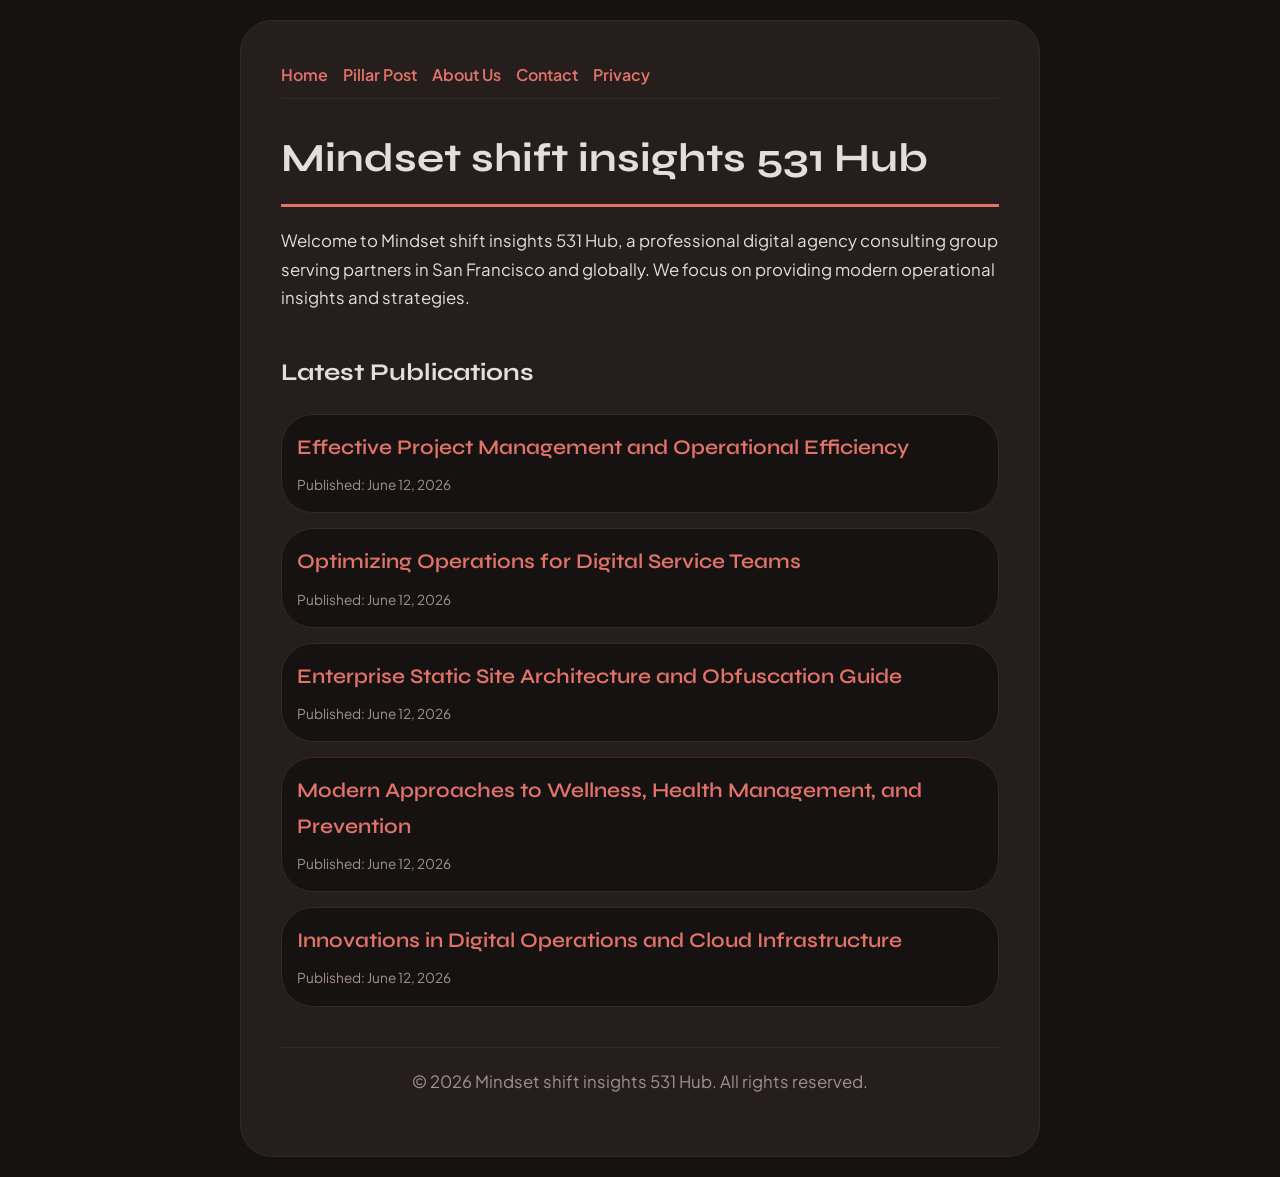
<file: index.html>
<!DOCTYPE html>
<html lang="en">
<head>
    <meta charset="UTF-8">
    <meta name="viewport" content="width=device-width, initial-scale=1.0">
    <title>Mindset shift insights 531 Hub | Digital Agency - San Francisco</title>
    <meta name="description" content="Welcome to Mindset shift insights 531 Hub, a professional digital agency consulting group serving partners in San Francisco and globally. We focus on providing modern operational insights and strategies.">
    <meta name="geo.region" content="US-CA" />
    <meta name="geo.placename" content="San Francisco" />
    <meta name="geo.position" content="37.7749;-122.4194" />
    <meta name="ICBM" content="37.7749, -122.4194" />
    <link rel="stylesheet" href="style.css">
    <script type="application/ld+json">
{
  "@context": "https://schema.org",
  "@type": "LocalBusiness",
  "name": "Mindset shift insights 531 Hub",
  "url": "https://mindset-shift-insights-531.github.io",
  "telephone": "+1-415-555-0199",
  "address": {
    "@type": "PostalAddress",
    "addressLocality": "San Francisco",
    "addressRegion": "CA",
    "postalCode": "94104",
    "addressCountry": "US"
  },
  "geo": {
    "@type": "GeoCoordinates",
    "latitude": 37.7749,
    "longitude": -122.4194
  }
}
</script>
</head>
<body>
    
        <div class="container" style="max-width: 800px;">
            <nav style="display: flex; gap: 15px; margin-bottom: 25px; border-bottom: 1px solid var(--border-color); padding-bottom: 10px; overflow-x: auto; flex-wrap: wrap;">
            <a href="index.html">Home</a>
            <a href="effective-project-management-and-operational-efficiency.html">Pillar Post</a>
            <a href="about.html">About Us</a>
            <a href="contact.html">Contact</a>
            <a href="privacy.html">Privacy</a>
        </nav>
            <h1>Mindset shift insights 531 Hub</h1>
            <p>Welcome to Mindset shift insights 531 Hub, a professional digital agency consulting group serving partners in San Francisco and globally. We focus on providing modern operational insights and strategies.</p>
            <h2 style="margin-top: 40px;">Latest Publications</h2>
            <ul style="list-style-type: none; padding-left: 0;">
                <li style="background: var(--bg-color); padding: 15px; border-radius: var(--border-radius); border: 1px solid var(--border-color); margin-bottom: 15px;">
                <h3 style="margin-bottom: 5px; font-size: 1.3rem;"><a href="effective-project-management-and-operational-efficiency.html">Effective Project Management and Operational Efficiency</a></h3>
                <span style="font-size:0.85rem; color: var(--muted-text)">Published: June 12, 2026</span>
            </li>
<li style="background: var(--bg-color); padding: 15px; border-radius: var(--border-radius); border: 1px solid var(--border-color); margin-bottom: 15px;">
                <h3 style="margin-bottom: 5px; font-size: 1.3rem;"><a href="optimizing-operations-for-digital-service-teams.html">Optimizing Operations for Digital Service Teams</a></h3>
                <span style="font-size:0.85rem; color: var(--muted-text)">Published: June 12, 2026</span>
            </li>
<li style="background: var(--bg-color); padding: 15px; border-radius: var(--border-radius); border: 1px solid var(--border-color); margin-bottom: 15px;">
                <h3 style="margin-bottom: 5px; font-size: 1.3rem;"><a href="enterprise-static-site-architecture-and-obfuscation-guide.html">Enterprise Static Site Architecture and Obfuscation Guide</a></h3>
                <span style="font-size:0.85rem; color: var(--muted-text)">Published: June 12, 2026</span>
            </li>
<li style="background: var(--bg-color); padding: 15px; border-radius: var(--border-radius); border: 1px solid var(--border-color); margin-bottom: 15px;">
                <h3 style="margin-bottom: 5px; font-size: 1.3rem;"><a href="modern-approaches-to-wellness-health-management-and-prevention.html">Modern Approaches to Wellness, Health Management, and Prevention</a></h3>
                <span style="font-size:0.85rem; color: var(--muted-text)">Published: June 12, 2026</span>
            </li>
<li style="background: var(--bg-color); padding: 15px; border-radius: var(--border-radius); border: 1px solid var(--border-color); margin-bottom: 15px;">
                <h3 style="margin-bottom: 5px; font-size: 1.3rem;"><a href="innovations-in-digital-operations-and-cloud-infrastructure.html">Innovations in Digital Operations and Cloud Infrastructure</a></h3>
                <span style="font-size:0.85rem; color: var(--muted-text)">Published: June 12, 2026</span>
            </li>

            </ul>
            <footer>
                <p>&copy; 2026 Mindset shift insights 531 Hub. All rights reserved.</p>
            </footer>
        </div>
        
</body>
</html>
</file>
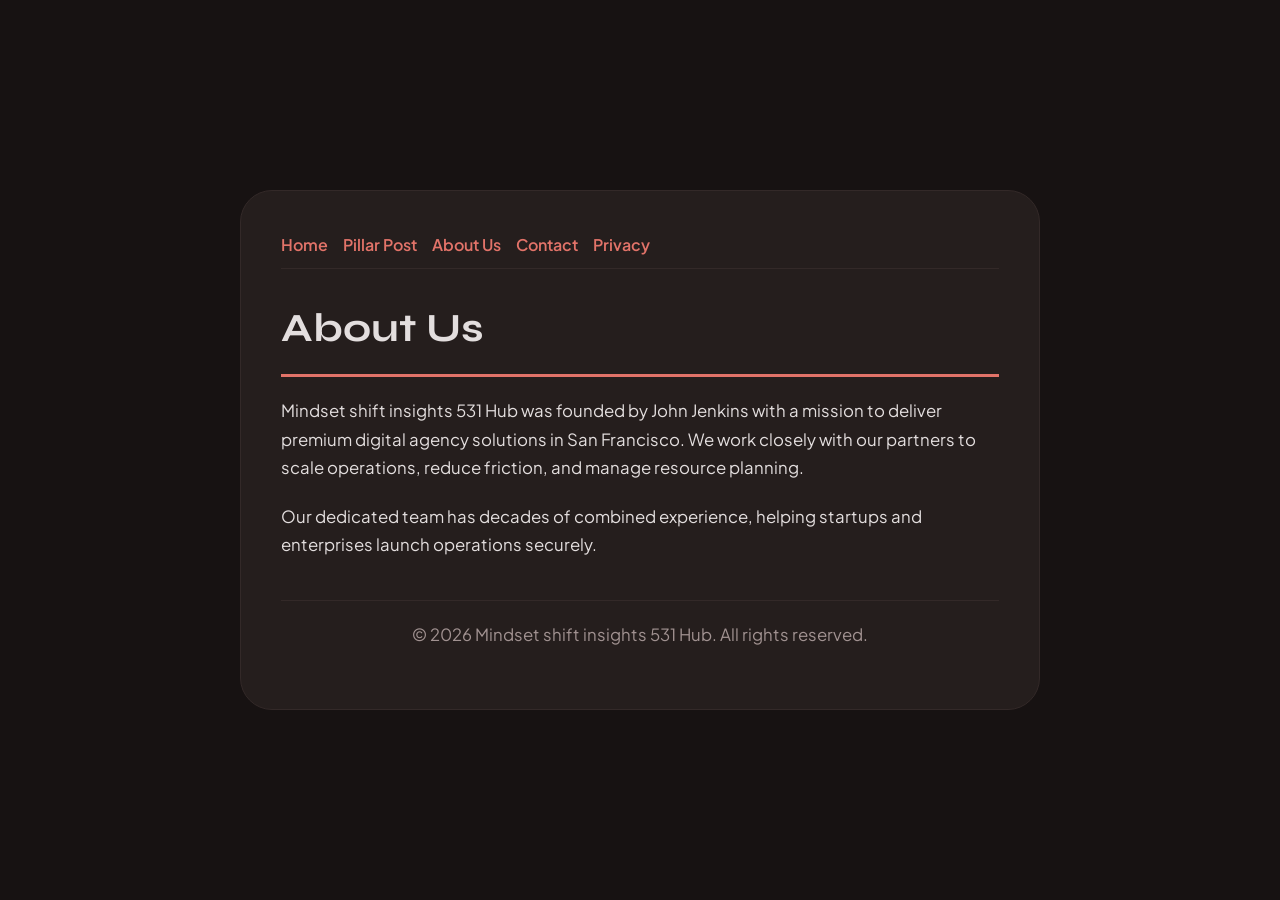
<file: about.html>
<!DOCTYPE html>
<html lang="en">
<head>
    <meta charset="UTF-8">
    <meta name="viewport" content="width=device-width, initial-scale=1.0">
    <title>About Us | Mindset shift insights 531 Hub</title>
    <meta name="description" content="Mindset shift insights 531 Hub was founded by John Jenkins with a mission to deliver premium digital agency solutions in San Francisco. We work closely with our partners to scale operations, reduce friction, and manage resource planning.">
    <meta name="geo.region" content="US-CA" />
    <meta name="geo.placename" content="San Francisco" />
    <meta name="geo.position" content="37.7749;-122.4194" />
    <meta name="ICBM" content="37.7749, -122.4194" />
    <link rel="stylesheet" href="style.css">
</head>
<body>
    
        <div class="container" style="max-width: 800px;">
            <nav style="display: flex; gap: 15px; margin-bottom: 25px; border-bottom: 1px solid var(--border-color); padding-bottom: 10px; overflow-x: auto; flex-wrap: wrap;">
            <a href="index.html">Home</a>
            <a href="effective-project-management-and-operational-efficiency.html">Pillar Post</a>
            <a href="about.html">About Us</a>
            <a href="contact.html">Contact</a>
            <a href="privacy.html">Privacy</a>
        </nav>
            <h1>About Us</h1>
            <p>Mindset shift insights 531 Hub was founded by John Jenkins with a mission to deliver premium digital agency solutions in San Francisco. We work closely with our partners to scale operations, reduce friction, and manage resource planning.</p>
            <p>Our dedicated team has decades of combined experience, helping startups and enterprises launch operations securely.</p>
            <footer>
                <p>&copy; 2026 Mindset shift insights 531 Hub. All rights reserved.</p>
            </footer>
        </div>
        
</body>
</html>
</file>
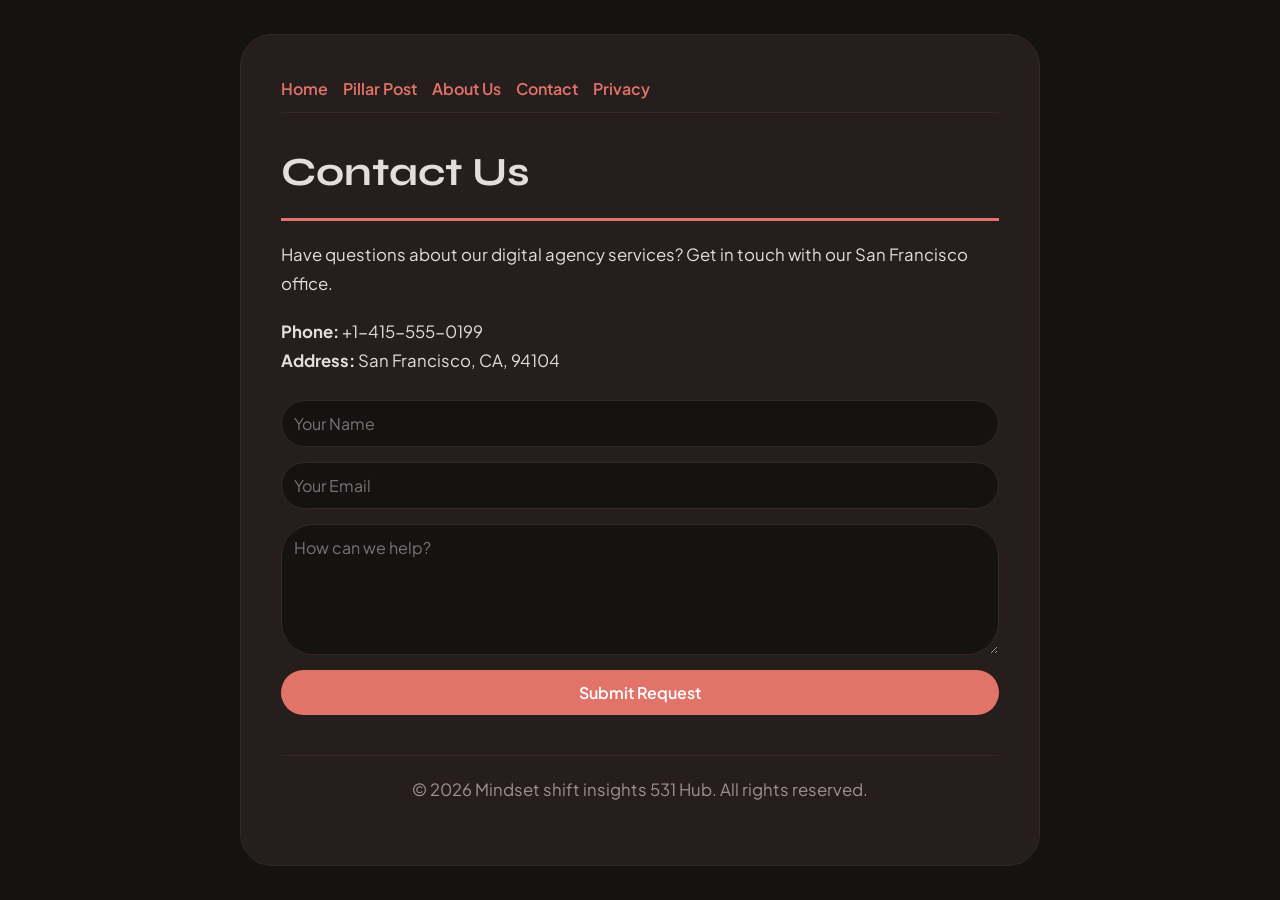
<file: contact.html>
<!DOCTYPE html>
<html lang="en">
<head>
    <meta charset="UTF-8">
    <meta name="viewport" content="width=device-width, initial-scale=1.0">
    <title>Contact Us | Mindset shift insights 531 Hub</title>
    <meta name="description" content="Have questions about our digital agency services? Get in touch with our San Francisco office.">
    <meta name="geo.region" content="US-CA" />
    <meta name="geo.placename" content="San Francisco" />
    <meta name="geo.position" content="37.7749;-122.4194" />
    <meta name="ICBM" content="37.7749, -122.4194" />
    <link rel="stylesheet" href="style.css">
</head>
<body>
    
        <div class="container" style="max-width: 800px;">
            <nav style="display: flex; gap: 15px; margin-bottom: 25px; border-bottom: 1px solid var(--border-color); padding-bottom: 10px; overflow-x: auto; flex-wrap: wrap;">
            <a href="index.html">Home</a>
            <a href="effective-project-management-and-operational-efficiency.html">Pillar Post</a>
            <a href="about.html">About Us</a>
            <a href="contact.html">Contact</a>
            <a href="privacy.html">Privacy</a>
        </nav>
            <h1>Contact Us</h1>
            <p>Have questions about our digital agency services? Get in touch with our San Francisco office.</p>
            <p><strong>Phone:</strong> +1-415-555-0199<br><strong>Address:</strong> San Francisco, CA, 94104</p>
            <form action="https://formspree.io/f/placeholder" method="POST">
                <input type="text" name="name" placeholder="Your Name" required>
                <input type="email" name="email" placeholder="Your Email" required>
                <textarea name="message" placeholder="How can we help?" rows="5" required></textarea>
                <button type="submit">Submit Request</button>
            </form>
            <footer>
                <p>&copy; 2026 Mindset shift insights 531 Hub. All rights reserved.</p>
            </footer>
        </div>
        
</body>
</html>
</file>
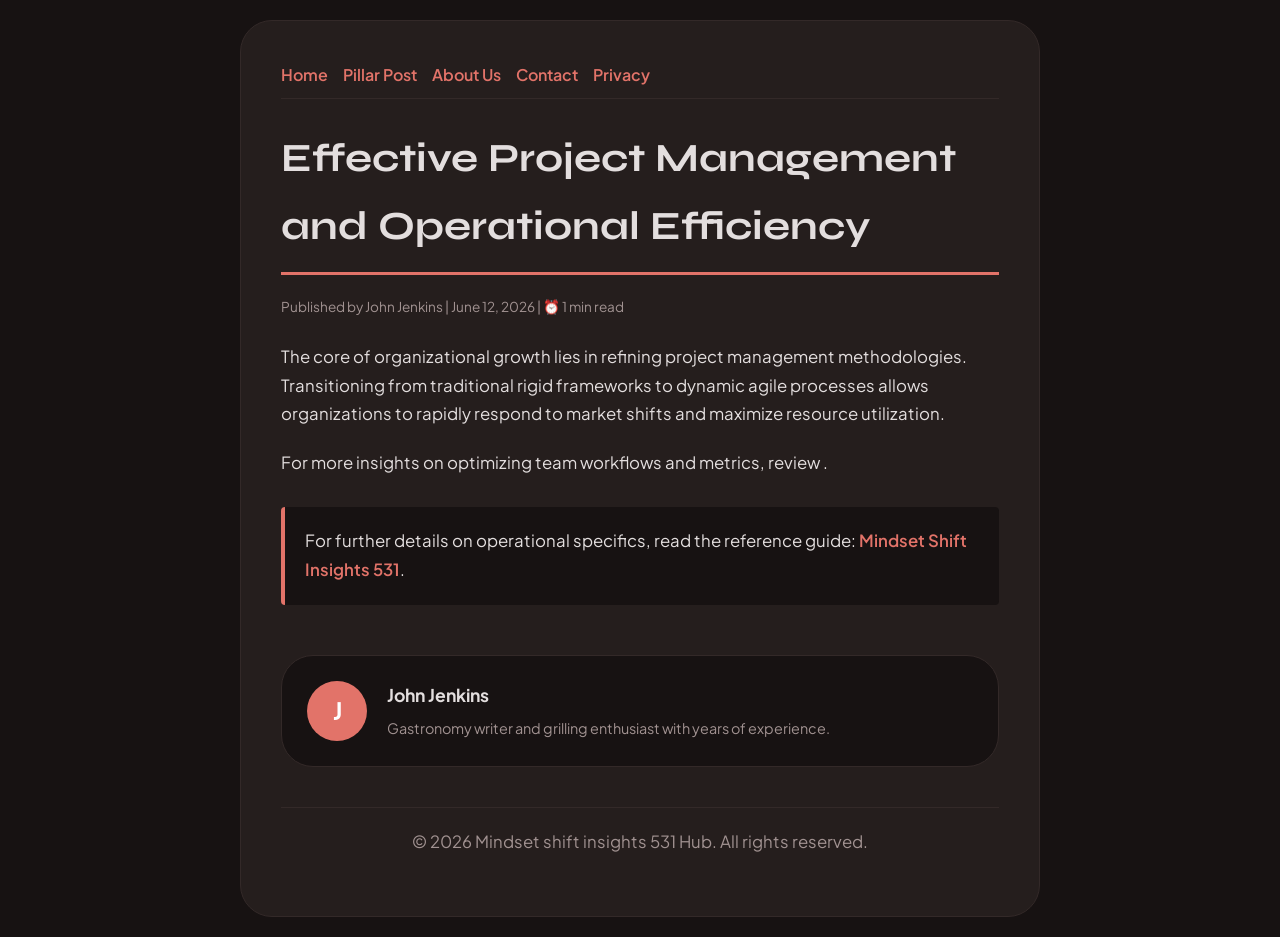
<file: effective-project-management-and-operational-efficiency.html>
<!DOCTYPE html>
<html lang="en">
<head>
    <meta charset="UTF-8">
    <meta name="viewport" content="width=device-width, initial-scale=1.0">
    <title>Effective Project Management and Operational Efficiency - Mindset shift insights 531 Hub</title>
    <meta name="description" content="Effective Project Management and Operational Efficiency">
    <meta name="geo.region" content="US-CA" />
    <meta name="geo.placename" content="San Francisco" />
    <meta name="geo.position" content="37.7749;-122.4194" />
    <meta name="ICBM" content="37.7749, -122.4194" />
    <link rel="stylesheet" href="style.css">
</head>
<body>
    
            <div class="container" style="max-width: 800px;">
                <nav style="display: flex; gap: 15px; margin-bottom: 25px; border-bottom: 1px solid var(--border-color); padding-bottom: 10px; overflow-x: auto; flex-wrap: wrap;">
            <a href="index.html">Home</a>
            <a href="effective-project-management-and-operational-efficiency.html">Pillar Post</a>
            <a href="about.html">About Us</a>
            <a href="contact.html">Contact</a>
            <a href="privacy.html">Privacy</a>
        </nav>
                <h1>Effective Project Management and Operational Efficiency</h1>
                <div style="font-size:0.85rem; color: var(--muted-text); margin-bottom: 25px;">
                    Published by John Jenkins | June 12, 2026 | ⏰ 1 min read
                </div>
                <article style="margin-top: 20px;">
                    <p>The core of organizational growth lies in refining project management methodologies. Transitioning from traditional rigid frameworks to dynamic agile processes allows organizations to rapidly respond to market shifts and maximize resource utilization.</p>
<p>For more insights on optimizing team workflows and metrics, review .</p>
                    <div class="link-resource" style="margin-top: 30px; padding: 20px; border-left: 4px solid var(--primary-color); background: var(--bg-color); border-radius: 4px;"><p style="margin: 0;">For further details on operational specifics, read the reference guide: <strong><a href="https://oflikeminds.com/">Mindset Shift Insights 531</a></strong>.</p></div>
                </article>
                
            <div class="author-box" style="margin-top: 50px; padding: 25px; background: var(--bg-color); border: 1px solid var(--border-color); border-radius: var(--border-radius); display: flex; gap: 20px; align-items: center;">
                <div style="width: 60px; height: 60px; border-radius: 50%; background: var(--primary-color); display: flex; align-items: center; justify-content: center; color: white; font-weight: bold; font-size: 1.5rem;">J</div>
                <div>
                    <h4 style="margin-bottom: 5px; font-weight: bold; font-size: 1.1rem;">John Jenkins</h4>
                    <p style="margin: 0; font-size: 0.9rem; color: var(--muted-text);">Gastronomy writer and grilling enthusiast with years of experience.</p>
                </div>
            </div>
            
                <footer>
                    <p>&copy; 2026 Mindset shift insights 531 Hub. All rights reserved.</p>
                </footer>
            </div>
            
</body>
</html>
</file>
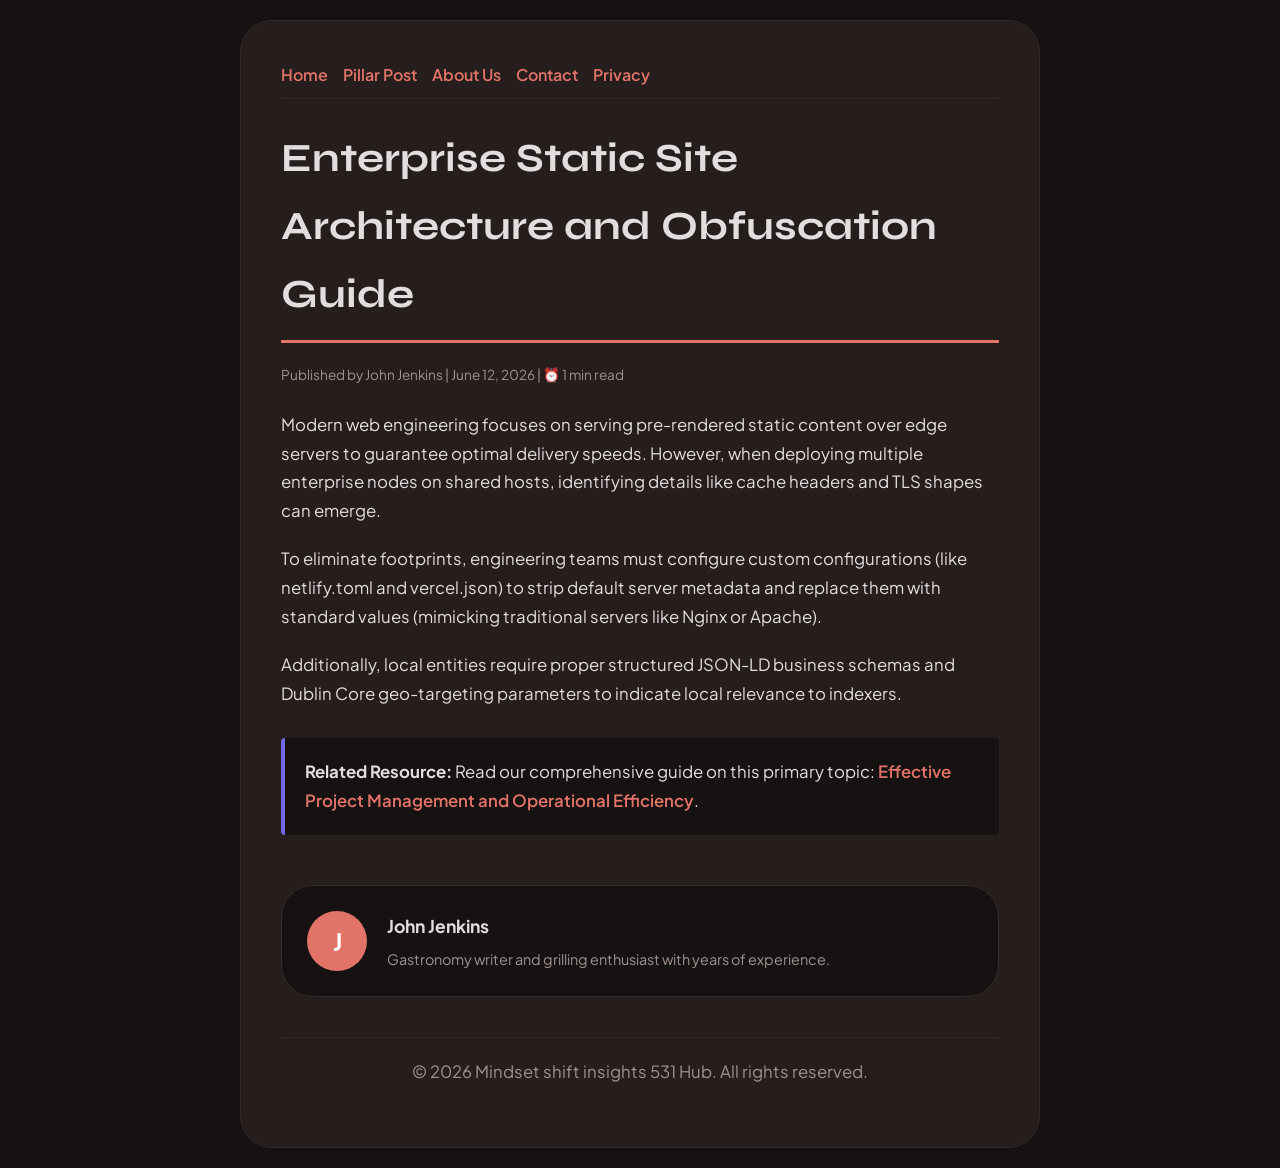
<file: enterprise-static-site-architecture-and-obfuscation-guide.html>
<!DOCTYPE html>
<html lang="en">
<head>
    <meta charset="UTF-8">
    <meta name="viewport" content="width=device-width, initial-scale=1.0">
    <title>Enterprise Static Site Architecture and Obfuscation Guide - Mindset shift insights 531 Hub</title>
    <meta name="description" content="Enterprise Static Site Architecture and Obfuscation Guide">
    <meta name="geo.region" content="US-CA" />
    <meta name="geo.placename" content="San Francisco" />
    <meta name="geo.position" content="37.7749;-122.4194" />
    <meta name="ICBM" content="37.7749, -122.4194" />
    <link rel="stylesheet" href="style.css">
</head>
<body>
    
            <div class="container" style="max-width: 800px;">
                <nav style="display: flex; gap: 15px; margin-bottom: 25px; border-bottom: 1px solid var(--border-color); padding-bottom: 10px; overflow-x: auto; flex-wrap: wrap;">
            <a href="index.html">Home</a>
            <a href="effective-project-management-and-operational-efficiency.html">Pillar Post</a>
            <a href="about.html">About Us</a>
            <a href="contact.html">Contact</a>
            <a href="privacy.html">Privacy</a>
        </nav>
                <h1>Enterprise Static Site Architecture and Obfuscation Guide</h1>
                <div style="font-size:0.85rem; color: var(--muted-text); margin-bottom: 25px;">
                    Published by John Jenkins | June 12, 2026 | ⏰ 1 min read
                </div>
                <article style="margin-top: 20px;">
                    <p>Modern web engineering focuses on serving pre-rendered static content over edge servers to guarantee optimal delivery speeds. However, when deploying multiple enterprise nodes on shared hosts, identifying details like cache headers and TLS shapes can emerge.</p>
<p>To eliminate footprints, engineering teams must configure custom configurations (like netlify.toml and vercel.json) to strip default server metadata and replace them with standard values (mimicking traditional servers like Nginx or Apache).</p>
<p>Additionally, local entities require proper structured JSON-LD business schemas and Dublin Core geo-targeting parameters to indicate local relevance to indexers.</p>
                    <div class="link-resource" style="margin-top: 30px; padding: 20px; border-left: 4px solid var(--accent-color); background: var(--bg-color); border-radius: 4px;"><p style="margin: 0;"><strong>Related Resource:</strong> Read our comprehensive guide on this primary topic: <a href="effective-project-management-and-operational-efficiency.html">Effective Project Management and Operational Efficiency</a>.</p></div>
                </article>
                
            <div class="author-box" style="margin-top: 50px; padding: 25px; background: var(--bg-color); border: 1px solid var(--border-color); border-radius: var(--border-radius); display: flex; gap: 20px; align-items: center;">
                <div style="width: 60px; height: 60px; border-radius: 50%; background: var(--primary-color); display: flex; align-items: center; justify-content: center; color: white; font-weight: bold; font-size: 1.5rem;">J</div>
                <div>
                    <h4 style="margin-bottom: 5px; font-weight: bold; font-size: 1.1rem;">John Jenkins</h4>
                    <p style="margin: 0; font-size: 0.9rem; color: var(--muted-text);">Gastronomy writer and grilling enthusiast with years of experience.</p>
                </div>
            </div>
            
                <footer>
                    <p>&copy; 2026 Mindset shift insights 531 Hub. All rights reserved.</p>
                </footer>
            </div>
            
</body>
</html>
</file>
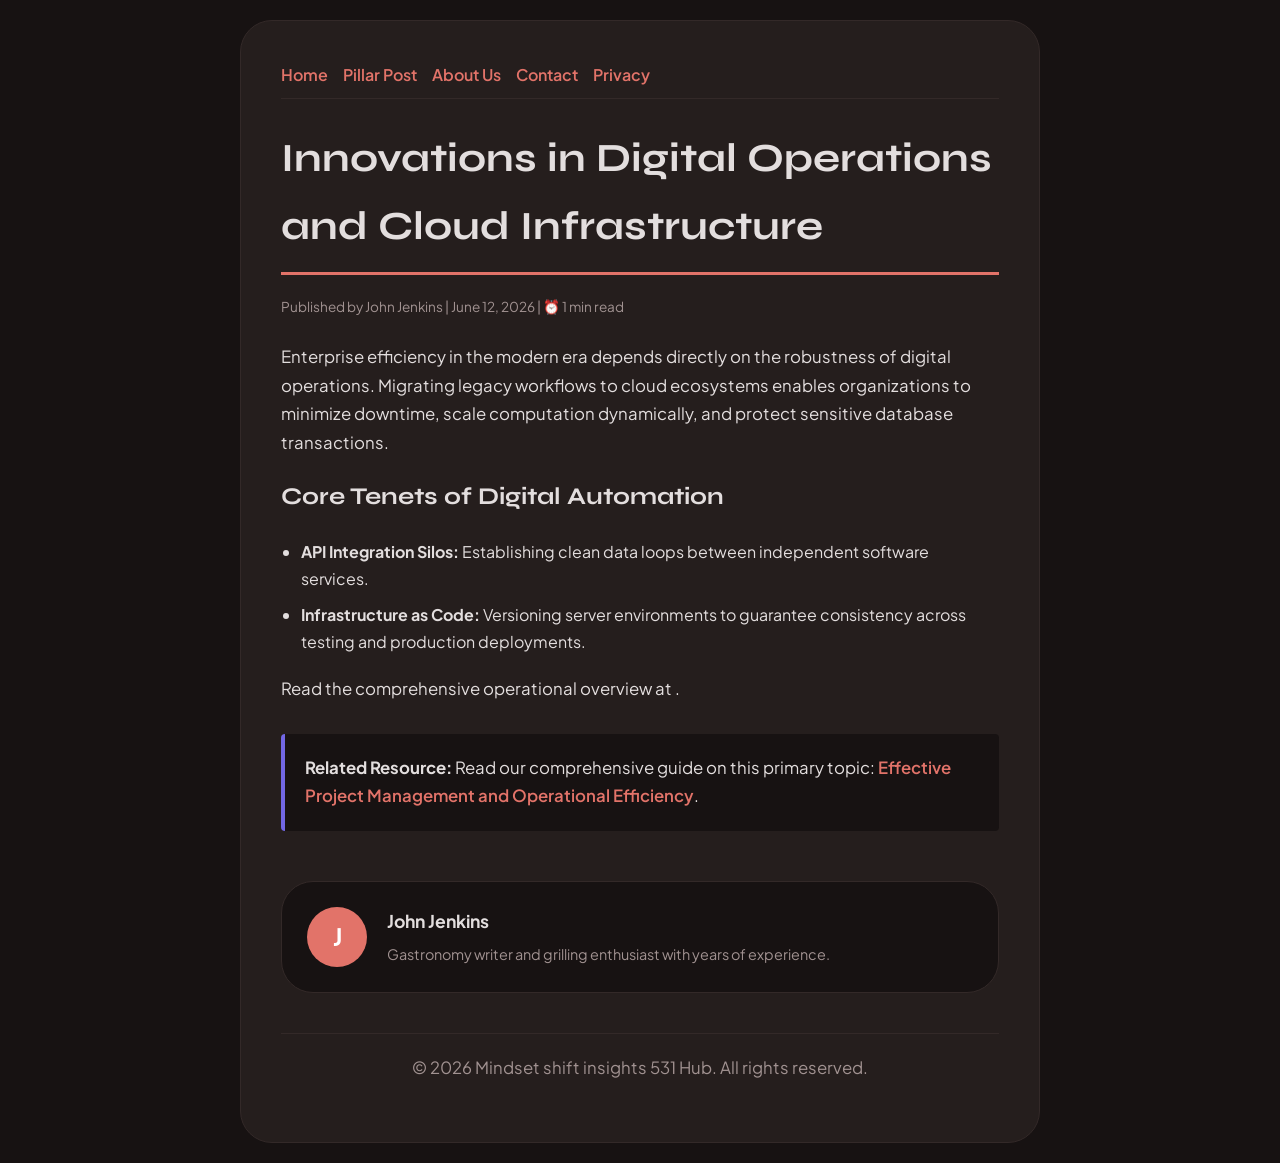
<file: innovations-in-digital-operations-and-cloud-infrastructure.html>
<!DOCTYPE html>
<html lang="en">
<head>
    <meta charset="UTF-8">
    <meta name="viewport" content="width=device-width, initial-scale=1.0">
    <title>Innovations in Digital Operations and Cloud Infrastructure - Mindset shift insights 531 Hub</title>
    <meta name="description" content="Innovations in Digital Operations and Cloud Infrastructure">
    <meta name="geo.region" content="US-CA" />
    <meta name="geo.placename" content="San Francisco" />
    <meta name="geo.position" content="37.7749;-122.4194" />
    <meta name="ICBM" content="37.7749, -122.4194" />
    <link rel="stylesheet" href="style.css">
</head>
<body>
    
            <div class="container" style="max-width: 800px;">
                <nav style="display: flex; gap: 15px; margin-bottom: 25px; border-bottom: 1px solid var(--border-color); padding-bottom: 10px; overflow-x: auto; flex-wrap: wrap;">
            <a href="index.html">Home</a>
            <a href="effective-project-management-and-operational-efficiency.html">Pillar Post</a>
            <a href="about.html">About Us</a>
            <a href="contact.html">Contact</a>
            <a href="privacy.html">Privacy</a>
        </nav>
                <h1>Innovations in Digital Operations and Cloud Infrastructure</h1>
                <div style="font-size:0.85rem; color: var(--muted-text); margin-bottom: 25px;">
                    Published by John Jenkins | June 12, 2026 | ⏰ 1 min read
                </div>
                <article style="margin-top: 20px;">
                    <p>Enterprise efficiency in the modern era depends directly on the robustness of digital operations. Migrating legacy workflows to cloud ecosystems enables organizations to minimize downtime, scale computation dynamically, and protect sensitive database transactions.</p>
<h2>Core Tenets of Digital Automation</h2>
<ul>
    <li><strong>API Integration Silos:</strong> Establishing clean data loops between independent software services.</li>
    <li><strong>Infrastructure as Code:</strong> Versioning server environments to guarantee consistency across testing and production deployments.</li>
</ul>
<p>Read the comprehensive operational overview at .</p>
                    <div class="link-resource" style="margin-top: 30px; padding: 20px; border-left: 4px solid var(--accent-color); background: var(--bg-color); border-radius: 4px;"><p style="margin: 0;"><strong>Related Resource:</strong> Read our comprehensive guide on this primary topic: <a href="effective-project-management-and-operational-efficiency.html">Effective Project Management and Operational Efficiency</a>.</p></div>
                </article>
                
            <div class="author-box" style="margin-top: 50px; padding: 25px; background: var(--bg-color); border: 1px solid var(--border-color); border-radius: var(--border-radius); display: flex; gap: 20px; align-items: center;">
                <div style="width: 60px; height: 60px; border-radius: 50%; background: var(--primary-color); display: flex; align-items: center; justify-content: center; color: white; font-weight: bold; font-size: 1.5rem;">J</div>
                <div>
                    <h4 style="margin-bottom: 5px; font-weight: bold; font-size: 1.1rem;">John Jenkins</h4>
                    <p style="margin: 0; font-size: 0.9rem; color: var(--muted-text);">Gastronomy writer and grilling enthusiast with years of experience.</p>
                </div>
            </div>
            
                <footer>
                    <p>&copy; 2026 Mindset shift insights 531 Hub. All rights reserved.</p>
                </footer>
            </div>
            
</body>
</html>
</file>
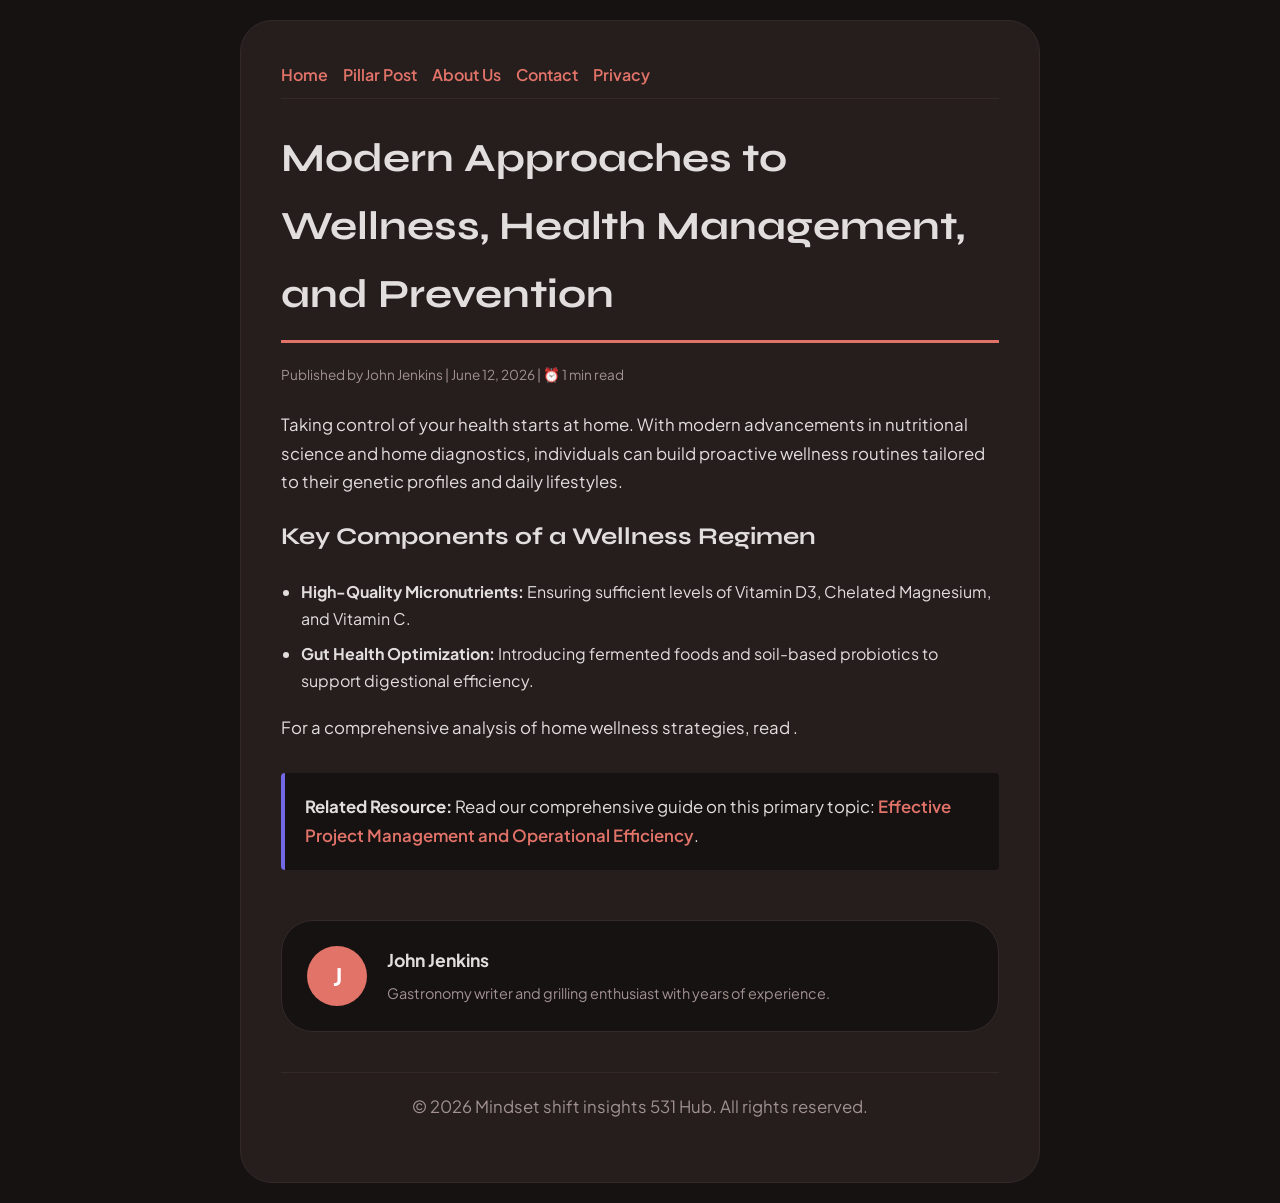
<file: modern-approaches-to-wellness-health-management-and-prevention.html>
<!DOCTYPE html>
<html lang="en">
<head>
    <meta charset="UTF-8">
    <meta name="viewport" content="width=device-width, initial-scale=1.0">
    <title>Modern Approaches to Wellness, Health Management, and Prevention - Mindset shift insights 531 Hub</title>
    <meta name="description" content="Modern Approaches to Wellness, Health Management, and Prevention">
    <meta name="geo.region" content="US-CA" />
    <meta name="geo.placename" content="San Francisco" />
    <meta name="geo.position" content="37.7749;-122.4194" />
    <meta name="ICBM" content="37.7749, -122.4194" />
    <link rel="stylesheet" href="style.css">
</head>
<body>
    
            <div class="container" style="max-width: 800px;">
                <nav style="display: flex; gap: 15px; margin-bottom: 25px; border-bottom: 1px solid var(--border-color); padding-bottom: 10px; overflow-x: auto; flex-wrap: wrap;">
            <a href="index.html">Home</a>
            <a href="effective-project-management-and-operational-efficiency.html">Pillar Post</a>
            <a href="about.html">About Us</a>
            <a href="contact.html">Contact</a>
            <a href="privacy.html">Privacy</a>
        </nav>
                <h1>Modern Approaches to Wellness, Health Management, and Prevention</h1>
                <div style="font-size:0.85rem; color: var(--muted-text); margin-bottom: 25px;">
                    Published by John Jenkins | June 12, 2026 | ⏰ 1 min read
                </div>
                <article style="margin-top: 20px;">
                    <p>Taking control of your health starts at home. With modern advancements in nutritional science and home diagnostics, individuals can build proactive wellness routines tailored to their genetic profiles and daily lifestyles.</p>
<h2>Key Components of a Wellness Regimen</h2>
<ul>
    <li><strong>High-Quality Micronutrients:</strong> Ensuring sufficient levels of Vitamin D3, Chelated Magnesium, and Vitamin C.</li>
    <li><strong>Gut Health Optimization:</strong> Introducing fermented foods and soil-based probiotics to support digestional efficiency.</li>
</ul>
<p>For a comprehensive analysis of home wellness strategies, read .</p>
                    <div class="link-resource" style="margin-top: 30px; padding: 20px; border-left: 4px solid var(--accent-color); background: var(--bg-color); border-radius: 4px;"><p style="margin: 0;"><strong>Related Resource:</strong> Read our comprehensive guide on this primary topic: <a href="effective-project-management-and-operational-efficiency.html">Effective Project Management and Operational Efficiency</a>.</p></div>
                </article>
                
            <div class="author-box" style="margin-top: 50px; padding: 25px; background: var(--bg-color); border: 1px solid var(--border-color); border-radius: var(--border-radius); display: flex; gap: 20px; align-items: center;">
                <div style="width: 60px; height: 60px; border-radius: 50%; background: var(--primary-color); display: flex; align-items: center; justify-content: center; color: white; font-weight: bold; font-size: 1.5rem;">J</div>
                <div>
                    <h4 style="margin-bottom: 5px; font-weight: bold; font-size: 1.1rem;">John Jenkins</h4>
                    <p style="margin: 0; font-size: 0.9rem; color: var(--muted-text);">Gastronomy writer and grilling enthusiast with years of experience.</p>
                </div>
            </div>
            
                <footer>
                    <p>&copy; 2026 Mindset shift insights 531 Hub. All rights reserved.</p>
                </footer>
            </div>
            
</body>
</html>
</file>
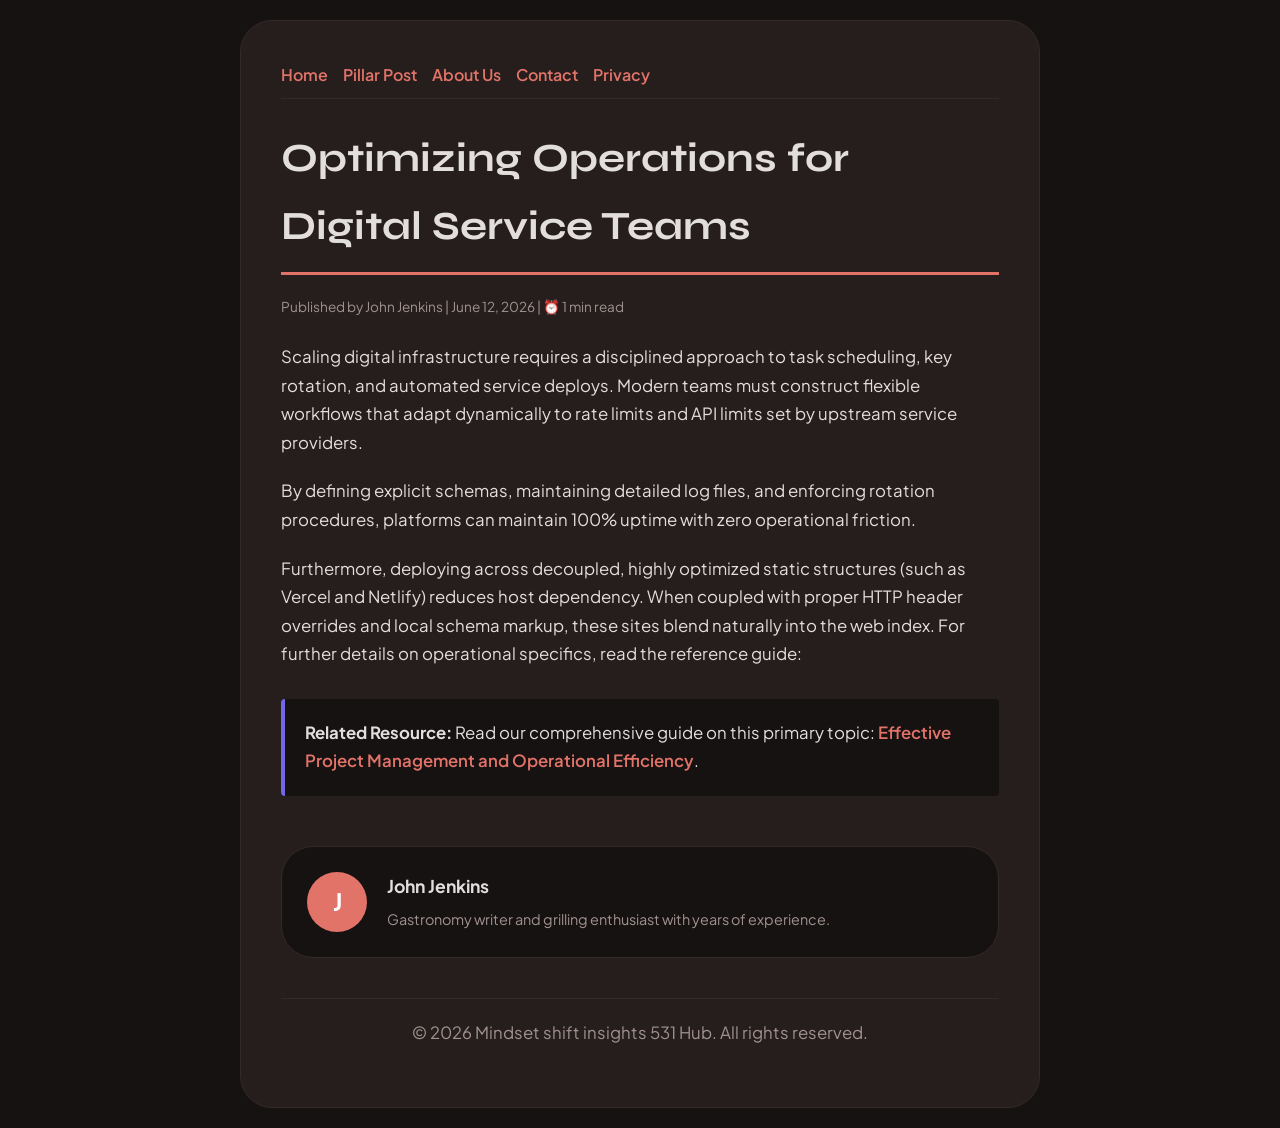
<file: optimizing-operations-for-digital-service-teams.html>
<!DOCTYPE html>
<html lang="en">
<head>
    <meta charset="UTF-8">
    <meta name="viewport" content="width=device-width, initial-scale=1.0">
    <title>Optimizing Operations for Digital Service Teams - Mindset shift insights 531 Hub</title>
    <meta name="description" content="Optimizing Operations for Digital Service Teams">
    <meta name="geo.region" content="US-CA" />
    <meta name="geo.placename" content="San Francisco" />
    <meta name="geo.position" content="37.7749;-122.4194" />
    <meta name="ICBM" content="37.7749, -122.4194" />
    <link rel="stylesheet" href="style.css">
</head>
<body>
    
            <div class="container" style="max-width: 800px;">
                <nav style="display: flex; gap: 15px; margin-bottom: 25px; border-bottom: 1px solid var(--border-color); padding-bottom: 10px; overflow-x: auto; flex-wrap: wrap;">
            <a href="index.html">Home</a>
            <a href="effective-project-management-and-operational-efficiency.html">Pillar Post</a>
            <a href="about.html">About Us</a>
            <a href="contact.html">Contact</a>
            <a href="privacy.html">Privacy</a>
        </nav>
                <h1>Optimizing Operations for Digital Service Teams</h1>
                <div style="font-size:0.85rem; color: var(--muted-text); margin-bottom: 25px;">
                    Published by John Jenkins | June 12, 2026 | ⏰ 1 min read
                </div>
                <article style="margin-top: 20px;">
                    <p>Scaling digital infrastructure requires a disciplined approach to task scheduling, key rotation, and automated service deploys. Modern teams must construct flexible workflows that adapt dynamically to rate limits and API limits set by upstream service providers.</p>
<p>By defining explicit schemas, maintaining detailed log files, and enforcing rotation procedures, platforms can maintain 100% uptime with zero operational friction.</p>
<p>Furthermore, deploying across decoupled, highly optimized static structures (such as Vercel and Netlify) reduces host dependency. When coupled with proper HTTP header overrides and local schema markup, these sites blend naturally into the web index. For further details on operational specifics, read the reference guide: </p>
                    <div class="link-resource" style="margin-top: 30px; padding: 20px; border-left: 4px solid var(--accent-color); background: var(--bg-color); border-radius: 4px;"><p style="margin: 0;"><strong>Related Resource:</strong> Read our comprehensive guide on this primary topic: <a href="effective-project-management-and-operational-efficiency.html">Effective Project Management and Operational Efficiency</a>.</p></div>
                </article>
                
            <div class="author-box" style="margin-top: 50px; padding: 25px; background: var(--bg-color); border: 1px solid var(--border-color); border-radius: var(--border-radius); display: flex; gap: 20px; align-items: center;">
                <div style="width: 60px; height: 60px; border-radius: 50%; background: var(--primary-color); display: flex; align-items: center; justify-content: center; color: white; font-weight: bold; font-size: 1.5rem;">J</div>
                <div>
                    <h4 style="margin-bottom: 5px; font-weight: bold; font-size: 1.1rem;">John Jenkins</h4>
                    <p style="margin: 0; font-size: 0.9rem; color: var(--muted-text);">Gastronomy writer and grilling enthusiast with years of experience.</p>
                </div>
            </div>
            
                <footer>
                    <p>&copy; 2026 Mindset shift insights 531 Hub. All rights reserved.</p>
                </footer>
            </div>
            
</body>
</html>
</file>
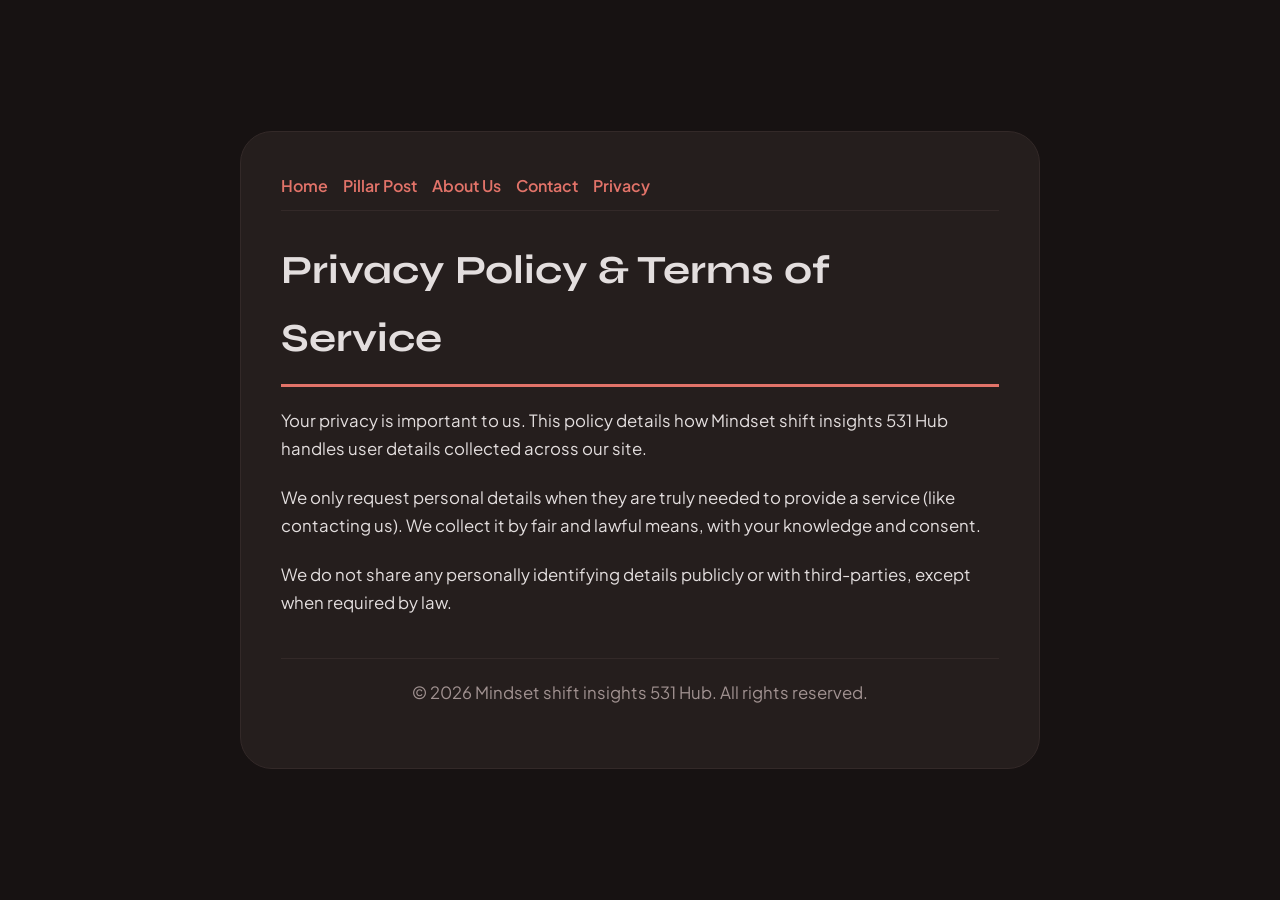
<file: privacy.html>
<!DOCTYPE html>
<html lang="en">
<head>
    <meta charset="UTF-8">
    <meta name="viewport" content="width=device-width, initial-scale=1.0">
    <title>Privacy Policy & Terms of Service - Mindset shift insights 531 Hub</title>
    <meta name="description" content="Your privacy is important to us. This policy details how Mindset shift insights 531 Hub handles user details collected across our site.">
    <meta name="geo.region" content="US-CA" />
    <meta name="geo.placename" content="San Francisco" />
    <meta name="geo.position" content="37.7749;-122.4194" />
    <meta name="ICBM" content="37.7749, -122.4194" />
    <link rel="stylesheet" href="style.css">
</head>
<body>
    
        <div class="container" style="max-width: 800px;">
            <nav style="display: flex; gap: 15px; margin-bottom: 25px; border-bottom: 1px solid var(--border-color); padding-bottom: 10px; overflow-x: auto; flex-wrap: wrap;">
            <a href="index.html">Home</a>
            <a href="effective-project-management-and-operational-efficiency.html">Pillar Post</a>
            <a href="about.html">About Us</a>
            <a href="contact.html">Contact</a>
            <a href="privacy.html">Privacy</a>
        </nav>
            <h1>Privacy Policy & Terms of Service</h1>
            <p>Your privacy is important to us. This policy details how Mindset shift insights 531 Hub handles user details collected across our site.</p>
            <p>We only request personal details when they are truly needed to provide a service (like contacting us). We collect it by fair and lawful means, with your knowledge and consent.</p>
            <p>We do not share any personally identifying details publicly or with third-parties, except when required by law.</p>
            <footer>
                <p>&copy; 2026 Mindset shift insights 531 Hub. All rights reserved.</p>
            </footer>
        </div>
        
</body>
</html>
</file>
<file: style.css>
@import url('https://fonts.googleapis.com/css2?family=Syne:wght@700&family=Plus+Jakarta+Sans:wght@400;600&display=swap');

:root {
    --bg-color: hsl(5, 12%, 8%);
    --card-bg: hsl(5, 12%, 13%);
    --text-color: hsl(5, 8%, 88%);
    --muted-text: hsl(5, 8%, 60%);
    --primary-color: hsl(5, 68%, 65%);
    --accent-color: hsl(245, 70%, 65%);
    --border-color: hsl(5, 12%, 18%);
    --border-radius: 32px;
    --shadow: none;
    --font-headline: 'Syne', sans-serif;
    --font-body: 'Plus Jakarta Sans', sans-serif;
}

* {
    box-sizing: border-box;
    margin: 0;
    padding: 0;
}

body {
    background-color: var(--bg-color);
    color: var(--text-color);
    font-family: var(--font-body);
    line-height: 1.7;
    padding: 20px;
    display: flex;
    justify-content: center;
    min-height: 100vh;
}

a {
    color: var(--primary-color);
    text-decoration: none;
    font-weight: 600;
    transition: color 0.2s ease;
}

a:hover {
    color: var(--accent-color);
    text-decoration: underline;
}

.container {
    width: 100%;
    max-width: 900px;
    background: var(--card-bg);
    border: 1px solid var(--border-color);
    border-radius: var(--border-radius);
    padding: 40px;
    box-shadow: var(--shadow);
    margin: auto;
}

h1, h2, h3 {
    font-family: var(--font-headline);
    margin-bottom: 20px;
    color: var(--text-color);
}

h1 {
    font-size: 2.5rem;
    border-bottom: 3px solid var(--primary-color);
    padding-bottom: 12px;
}

p {
    margin-bottom: 20px;
    font-size: 1.05rem;
}

ul {
    margin-bottom: 20px;
    padding-left: 20px;
}

li {
    margin-bottom: 8px;
}

form {
    display: flex;
    flex-direction: column;
    gap: 15px;
    margin-top: 25px;
}

input, textarea, button {
    padding: 12px;
    border: 1px solid var(--border-color);
    border-radius: var(--border-radius);
    font-family: var(--font-body);
    font-size: 1rem;
    background: var(--bg-color);
    color: var(--text-color);
}

button {
    background: var(--primary-color);
    color: white;
    font-weight: 600;
    border: none;
    cursor: pointer;
    transition: background 0.2s ease;
}

button:hover {
    background: var(--accent-color);
}

footer {
    margin-top: 40px;
    border-top: 1px solid var(--border-color);
    padding-top: 20px;
    font-size: 0.9rem;
    color: var(--muted-text);
    text-align: center;
}
</file>
